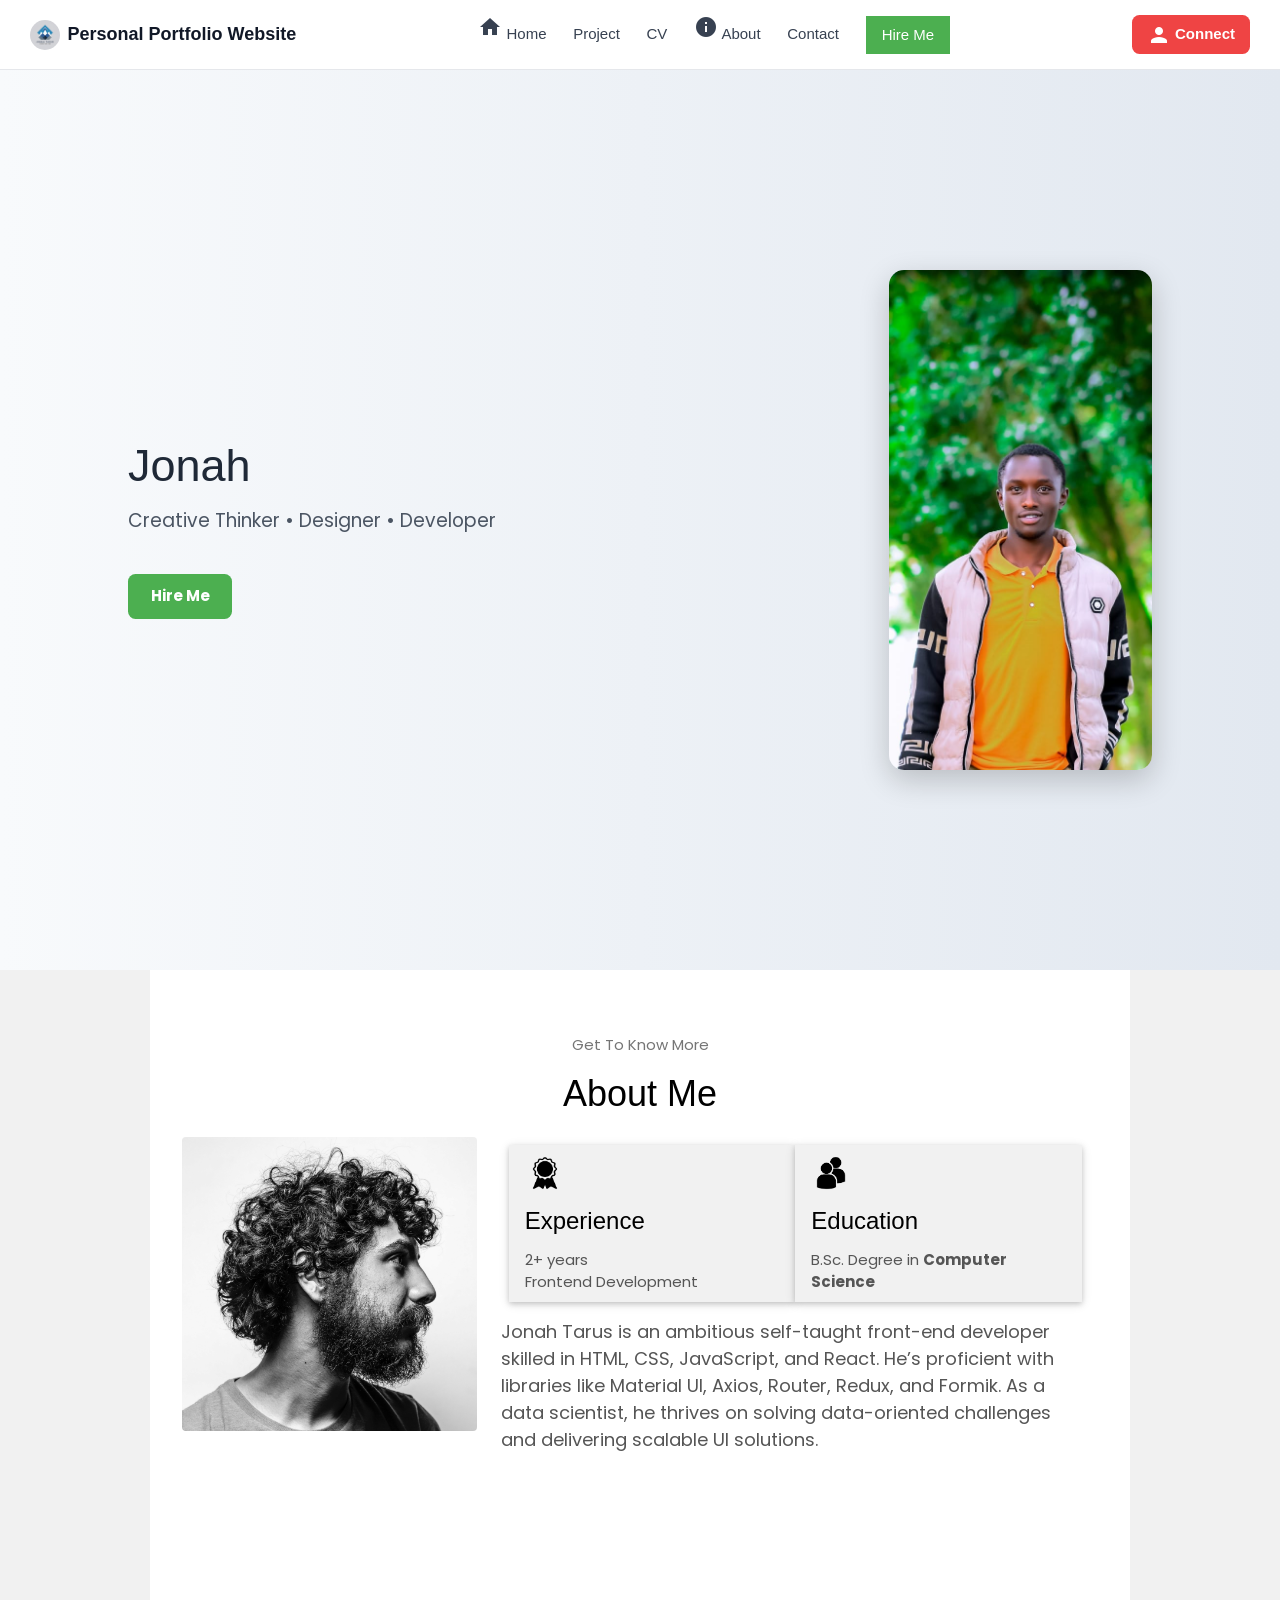
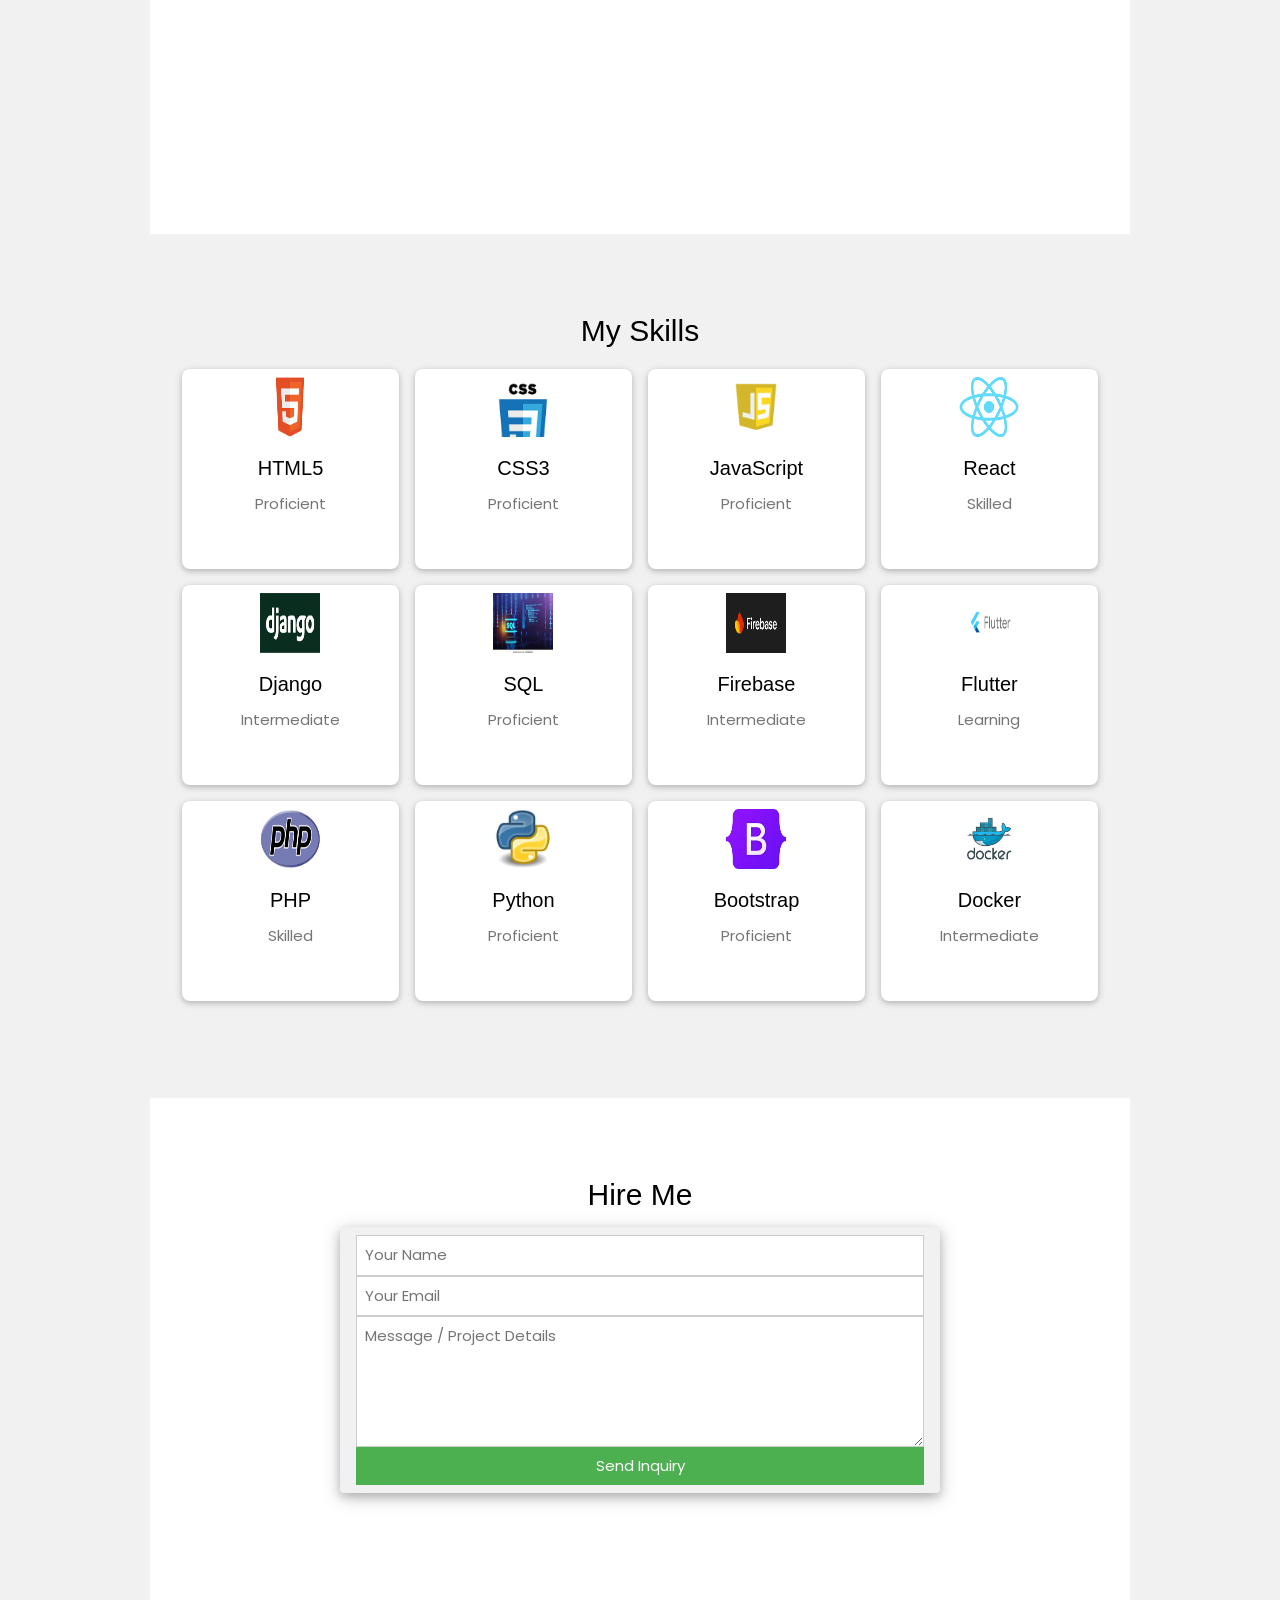
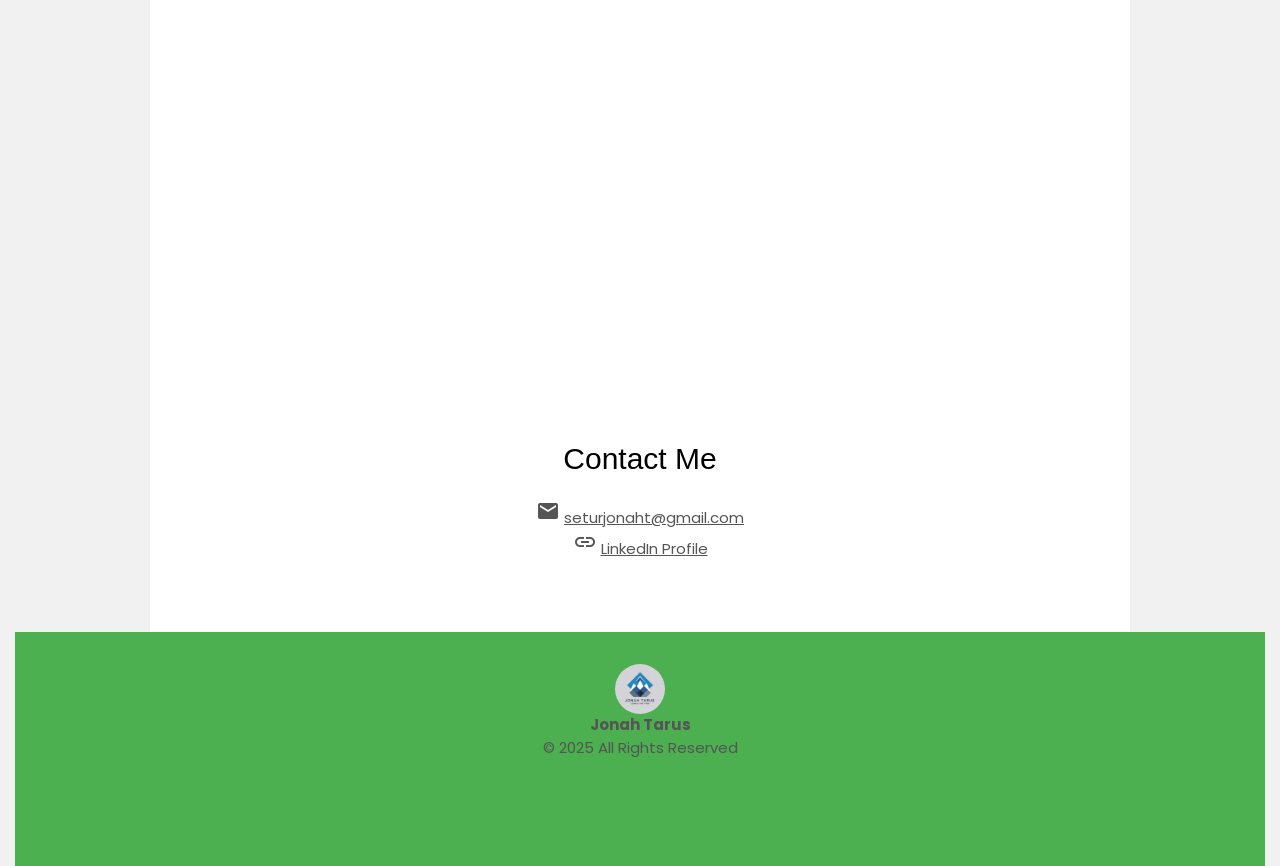
<file: index.html>
<!-- START OF UPDATED HTML -->
<!DOCTYPE html>
<html lang="en">
<head>
  <meta charset="UTF-8" />
  <meta name="viewport" content="width=device-width, initial-scale=1.0"/>
  <title>Personal Portfolio</title>
  <link rel="stylesheet" href="w3.css" />
  <link rel="stylesheet" href="style.css" />
  <link rel="stylesheet" href="mediaqueries.css" />
  <link rel="stylesheet" href="https://fonts.googleapis.com/icon?family=Material+Icons" />
</head>
<body class="w3-light-grey">

<!-- Navigation Bar -->
<div id="Navigation" class="nav-bar">
  <a href="#" class="nav-logo">
    <img src="./assets/logo.png" alt="Logo" class="logo-img" />
    <span class="site-title">Personal Portfolio Website</span>
  </a>
  <nav class="nav-links">
    <a href="./index.html"><i class="material-icons">home</i> Home</a>
    <a href="./project.html">Project</a>
    <a href="./mycv.html">CV</a>
    <a href="./ABOUTUS.html"><i class="material-icons">info</i> About</a>
    <a href="#contact">Contact</a>
    <a href="#hire-me" class="w3-button w3-green">Hire Me</a>
  </nav>
  <a href="#contact" class="login-btn">
    <i class="material-icons">person</i> Connect
  </a>
</div>

<!-- HERO SECTION -->
<header class="hero-container">
  <div class="hero-text">
    <h1>Jonah</h1>
    <p>Creative Thinker • Designer • Developer</p>
    <a href="#hire-me" class="cta-button w3-button w3-green w3-margin-top">Hire Me</a>
  </div>
  <div class="hero-image">
    <img src="./jonah.jpg" alt="Jonah Portrait" />
  </div>
</header>

<!-- ABOUT SECTION -->
<section class="w3-padding-64 w3-container w3-white" id="about">
  <div class="w3-center">
    <p class="w3-text-grey">Get To Know More</p>
    <h2 class="w3-xxlarge">About Me</h2>
  </div>
  <div class="w3-row-padding w3-margin-top">
    <div class="w3-third">
      <img src="./assets/about-pic.png" class="w3-image w3-round" alt="Profile picture" />
    </div>
    <div class="w3-twothird w3-padding">
      <div class="w3-row-padding w3-margin-bottom">
        <div class="w3-half w3-padding w3-card w3-light-grey">
          <img src="./assets/experience.png" class="w3-image w3-center" style="width:40px;" />
          <h3>Experience</h3>
          <p>2+ years<br />Frontend Development</p>
        </div>
        <div class="w3-half w3-padding w3-card w3-light-grey">
          <img src="./assets/education.png" class="w3-image w3-center" style="width:40px;" />
          <h3>Education</h3>
          <p>B.Sc. Degree in <b>Computer Science</b></p>
        </div>
      </div>
      <p class="w3-large">
        Jonah Tarus is an ambitious self-taught front-end developer skilled in HTML, CSS, JavaScript, and React. He’s proficient with libraries like Material UI, Axios, Router, Redux, and Formik. As a data scientist, he thrives on solving data-oriented challenges and delivering scalable UI solutions.
      </p>
    </div>
  </div>
</section>

<!-- SKILLS SECTION -->
<section class="w3-container w3-padding-64 w3-light-grey" id="skills">
  <h2 class="w3-center">My Skills</h2>
  <div class="w3-row-padding w3-margin-top w3-center">

    <!-- HTML5 -->
    <div class="w3-col l3 m4 s6 w3-margin-bottom">
      <div class="w3-card w3-white w3-round-large w3-padding w3-hover-shadow" style="min-height:200px;">
        <img src="./assets/html5.png" alt="HTML5" style="width:60px; height:60px;">
        <h4 class="w3-margin-top">HTML5</h4>
        <p class="w3-text-grey">Proficient</p>
      </div>
    </div>

    <!-- CSS3 -->
    <div class="w3-col l3 m4 s6 w3-margin-bottom">
      <div class="w3-card w3-white w3-round-large w3-padding w3-hover-shadow" style="min-height:200px;">
        <img src="./assets/css3.png" alt="CSS3" style="width:60px; height:60px;">
        <h4 class="w3-margin-top">CSS3</h4>
        <p class="w3-text-grey">Proficient</p>
      </div>
    </div>

    <!-- JavaScript -->
    <div class="w3-col l3 m4 s6 w3-margin-bottom">
      <div class="w3-card w3-white w3-round-large w3-padding w3-hover-shadow" style="min-height:200px;">
        <img src="./assets/javascript.png" alt="JavaScript" style="width:60px; height:60px;">
        <h4 class="w3-margin-top">JavaScript</h4>
        <p class="w3-text-grey">Proficient</p>
      </div>
    </div>

    <!-- React -->
    <div class="w3-col l3 m4 s6 w3-margin-bottom">
      <div class="w3-card w3-white w3-round-large w3-padding w3-hover-shadow" style="min-height:200px;">
        <img src="./assets/react.png" alt="React" style="width:60px; height:60px;">
        <h4 class="w3-margin-top">React</h4>
        <p class="w3-text-grey">Skilled</p>
      </div>
    </div>

    <!-- Django -->
    <div class="w3-col l3 m4 s6 w3-margin-bottom">
      <div class="w3-card w3-white w3-round-large w3-padding w3-hover-shadow" style="min-height:200px;">
        <img src="./assets/django.png" alt="Django" style="width:60px; height:60px;">
        <h4 class="w3-margin-top">Django</h4>
        <p class="w3-text-grey">Intermediate</p>
      </div>
    </div>

    <!-- SQL -->
    <div class="w3-col l3 m4 s6 w3-margin-bottom">
      <div class="w3-card w3-white w3-round-large w3-padding w3-hover-shadow" style="min-height:200px;">
        <img src="./assets/sql.jpg" alt="SQL" style="width:60px; height:60px;">
        <h4 class="w3-margin-top">SQL</h4>
        <p class="w3-text-grey">Proficient</p>
      </div>
    </div>

    <!-- Firebase -->
    <div class="w3-col l3 m4 s6 w3-margin-bottom">
      <div class="w3-card w3-white w3-round-large w3-padding w3-hover-shadow" style="min-height:200px;">
        <img src="./assets/firebase.png" alt="Firebase" style="width:60px; height:60px;">
        <h4 class="w3-margin-top">Firebase</h4>
        <p class="w3-text-grey">Intermediate</p>
      </div>
    </div>

    <!-- Flutter -->
    <div class="w3-col l3 m4 s6 w3-margin-bottom">
      <div class="w3-card w3-white w3-round-large w3-padding w3-hover-shadow" style="min-height:200px;">
        <img src="./assets/flutter.png" alt="Flutter" style="width:60px; height:60px;">
        <h4 class="w3-margin-top">Flutter</h4>
        <p class="w3-text-grey">Learning</p>
      </div>
    </div>

    <!-- PHP -->
    <div class="w3-col l3 m4 s6 w3-margin-bottom">
      <div class="w3-card w3-white w3-round-large w3-padding w3-hover-shadow" style="min-height:200px;">
        <img src="./assets/php.png" alt="PHP" style="width:60px; height:60px;">
        <h4 class="w3-margin-top">PHP</h4>
        <p class="w3-text-grey">Skilled</p>
      </div>
    </div>

    <!-- Python -->
    <div class="w3-col l3 m4 s6 w3-margin-bottom">
      <div class="w3-card w3-white w3-round-large w3-padding w3-hover-shadow" style="min-height:200px;">
        <img src="./assets/python.jpg" alt="Python" style="width:60px; height:60px;">
        <h4 class="w3-margin-top">Python</h4>
        <p class="w3-text-grey">Proficient</p>
      </div>
    </div>

    <!-- Bootstrap -->
    <div class="w3-col l3 m4 s6 w3-margin-bottom">
      <div class="w3-card w3-white w3-round-large w3-padding w3-hover-shadow" style="min-height:200px;">
        <img src="./assets/bootstrap.jpg" alt="Bootstrap" style="width:60px; height:60px;">
        <h4 class="w3-margin-top">Bootstrap</h4>
        <p class="w3-text-grey">Proficient</p>
      </div>
    </div>

    <!-- Docker -->
    <div class="w3-col l3 m4 s6 w3-margin-bottom">
      <div class="w3-card w3-white w3-round-large w3-padding w3-hover-shadow" style="min-height:200px;">
        <img src="./assets/docker.jpg" alt="Docker" style="width:60px; height:60px;">
        <h4 class="w3-margin-top">Docker</h4>
        <p class="w3-text-grey">Intermediate</p>
      </div>
    </div>

  </div>
</section>


<!-- HIRE ME SECTION -->
<section class="w3-container w3-padding-64 w3-white" id="hire-me">
  <h2 class="w3-center">Hire Me</h2>
  <div class="w3-content w3-card-4 w3-padding w3-round w3-light-grey" style="max-width:600px; margin:auto">
    <form action="mailto:seturjonaht@gmail.com" method="post" enctype="text/plain">
      <p><input class="w3-input w3-border" type="text" placeholder="Your Name" name="Name" required></p>
      <p><input class="w3-input w3-border" type="email" placeholder="Your Email" name="Email" required></p>
      <p><textarea class="w3-input w3-border" placeholder="Message / Project Details" name="Message" rows="5" required></textarea></p>
      <p><button class="w3-button w3-green w3-block" type="submit">Send Inquiry</button></p>
    </form>
  </div>
</section>

<!-- CONTACT SECTION -->
<section class="w3-container w3-padding-64 w3-white" id="contact">
  <h2 class="w3-center">Contact Me</h2>
  <div class="w3-center w3-padding">
    <p><i class="material-icons">email</i> <a href="mailto:seturjonaht@gmail.com">seturjonaht@gmail.com</a></p>
    <p><i class="material-icons">link</i> <a href="https://www.linkedin.com">LinkedIn Profile</a></p>
  </div>
</section>

<!-- FOOTER -->
<footer class="w3-container w3-green w3-padding-32 w3-center">
  <img src="./assets/logo.png" alt="Logo" class="w3-circle" style="height:50px;" />
  <p><b>Jonah Tarus</b></p>
  <p>&copy; 2025 All Rights Reserved</p>
</footer>

</body>
</html>
<!-- END OF UPDATED HTML -->
</file>
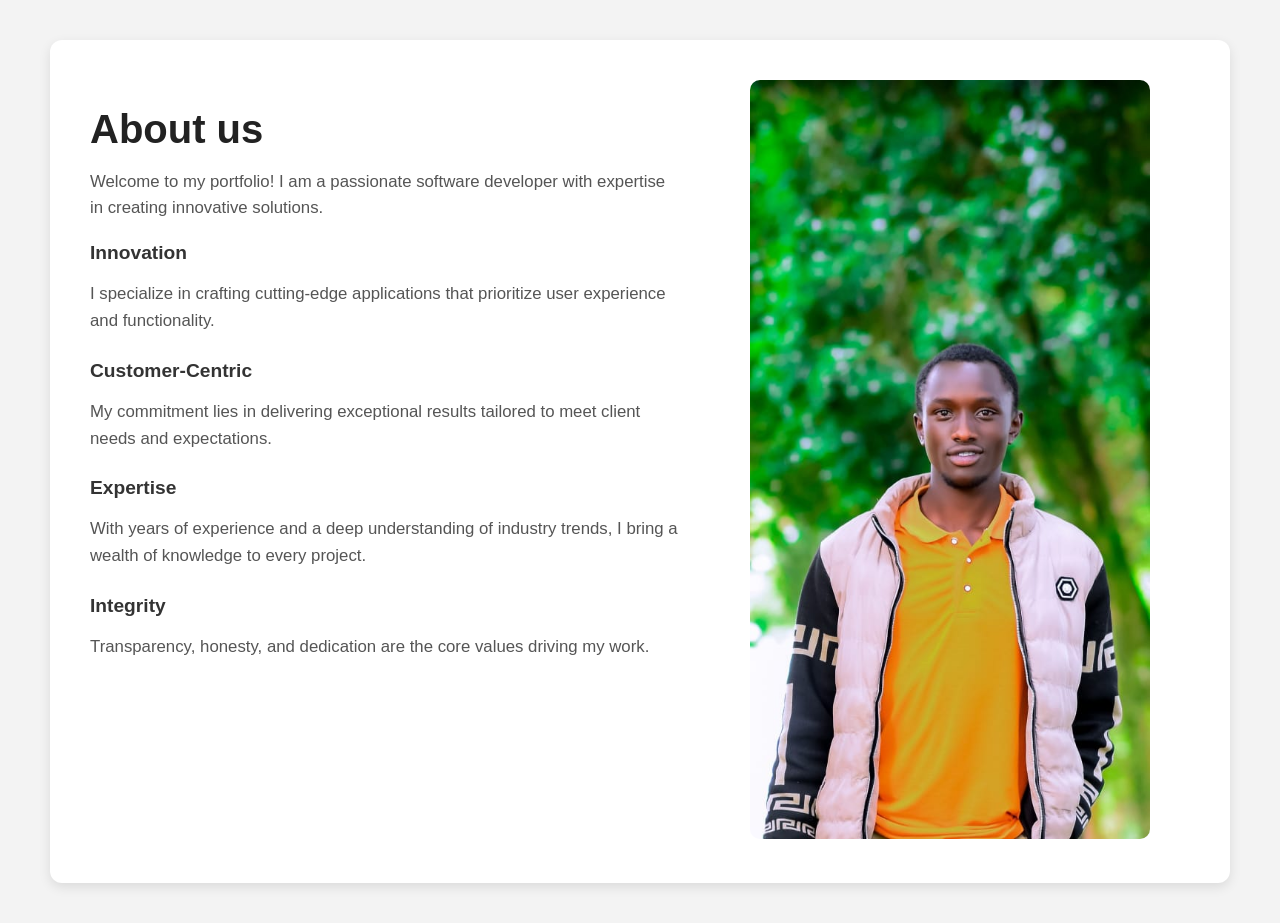
<file: ABOUTUS.html>
<!DOCTYPE html>
<html lang="en">
<head>
  <meta charset="UTF-8" />
  <meta name="viewport" content="width=device-width, initial-scale=1.0"/>
  <title>About Us</title>
  <style>
    body {
      font-family: Arial, sans-serif;
      background-color: #f3f3f3;
      margin: 0;
      padding: 40px;
    }

    .card {
      max-width: 1100px;
      margin: auto;
      background: #fff;
      border-radius: 12px;
      box-shadow: 0 4px 12px rgba(0,0,0,0.1);
      padding: 40px;
    }

    .about-section {
      display: flex;
      flex-wrap: wrap;
      gap: 30px;
    }

    .about-text {
      flex: 1 1 50%;
    }

    .about-text h1 {
      font-size: 2.5em;
      margin-bottom: 10px;
      color: #222;
    }

    .about-text p {
      font-size: 1.05em;
      line-height: 1.6;
      margin-bottom: 20px;
      color: #555;
    }

    .about-point {
      margin-bottom: 25px;
    }

    .about-point strong {
      display: block;
      font-size: 1.2em;
      margin-bottom: 5px;
      color: #333;
    }

    .about-image {
      flex: 1 1 40%;
      text-align: center;
    }

    .about-image img {
      width: 100%;
      max-width: 400px;
      border-radius: 10px;
      object-fit: cover;
    }

    @media (max-width: 768px) {
      .about-section {
        flex-direction: column;
      }

      .about-image img {
        max-width: 100%;
      }
    }
  </style>
</head>
<body>

  <div class="card">
    <div class="about-section">
      <div class="about-text">
        <h1>About us</h1>
        <p>Welcome to my portfolio! I am a passionate software developer with expertise in creating innovative solutions.</p>
        
        <div class="about-point">
          <strong>Innovation</strong>
          <p>I specialize in crafting cutting-edge applications that prioritize user experience and functionality.</p>
        </div>

        <div class="about-point">
          <strong>Customer-Centric</strong>
          <p>My commitment lies in delivering exceptional results tailored to meet client needs and expectations.</p>
        </div>

        <div class="about-point">
          <strong>Expertise</strong>
          <p>With years of experience and a deep understanding of industry trends, I bring a wealth of knowledge to every project.</p>
        </div>

        <div class="about-point">
          <strong>Integrity</strong>
          <p>Transparency, honesty, and dedication are the core values driving my work.</p>
        </div>
      </div>

      <div class="about-image">
        <img src="./jonah.jpg" alt="Team working together" />
        <!-- Replace 'team.jpg' with your actual image file -->
      </div>
    </div>
  </div>

</body>
</html>
</file>
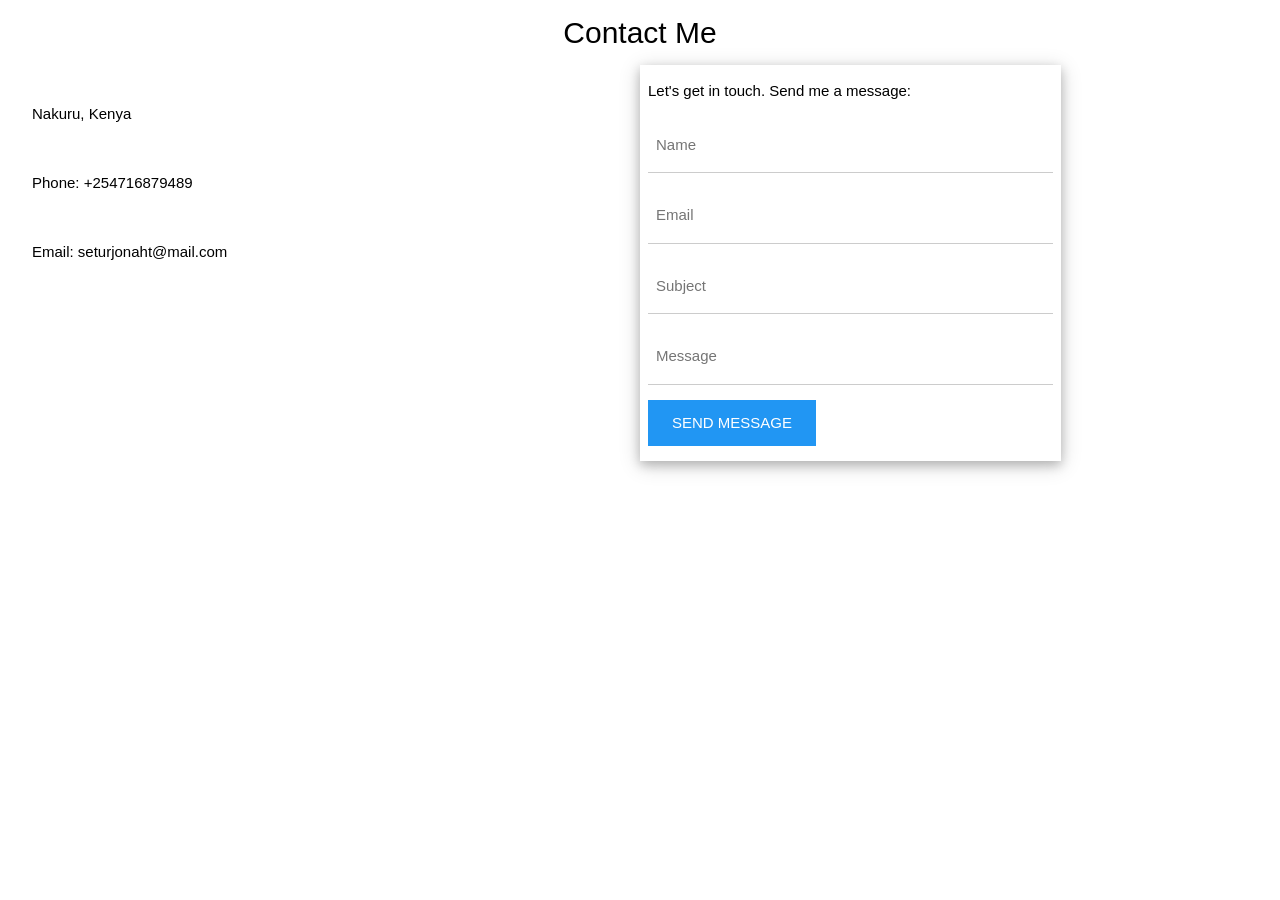
<file: contact.html>
<!DOCTYPE html>
<html lang="en">
<head>
    <meta charset="UTF-8">
    <meta name="viewport" content="width=device-width, initial-scale=1.0">
    <title>Document</title>
    <link rel="stylesheet" href="w3.css">
</head>
<body>
     <h2 class="w3-center">Contact Me</h2>
<div class=" w3-row-padding">
        <div class="w3-col  m6 w3-mobile ">
            <p><i class="fa fa-map-marker fa-fw w3-text-white w3-xxlarge w3-margin-right"></i> Nakuru, Kenya</p>
      <p><i class="fa fa-phone fa-fw w3-text-white w3-xxlarge w3-margin-right"></i> Phone: +254716879489</p>
      <p><i class="fa fa-envelope fa-fw w3-text-white w3-xxlarge w3-margin-right"> </i> Email: seturjonaht@mail.com</p>
        </div> 
     <div class="w3-col m4 w3-card-4 w3-container w3-mobile">
        <p>Let's get in touch. Send me a message:</p>
    <form action="empty.php" target="_blank">
      <p><input class="w3-input w3-padding-16 w3-text-green  w3-hover-grey" type="text" placeholder="Name" required name="Name"></p>
      <p><input class="w3-input w3-padding-16 w3-text-green w3-hover-grey" type="text" placeholder="Email" required name="Email"></p>
      <p><input class="w3-input w3-padding-16 w3-text-green w3-hover-grey" type="text" placeholder="Subject" required name="Subject"></p>
      <p><input class="w3-input w3-padding-16 w3-text-green w3-hover-grey" type="text" placeholder="Message" required name="Message"></p>
      <p>
        <button class="w3-button w3-blue w3-padding-large" type="submit">
          <i class="fa fa-paper-plane"></i> SEND MESSAGE
        </button>
      </p>
    </form>
    </div>
 </div> 
</body>
</html>
</file>
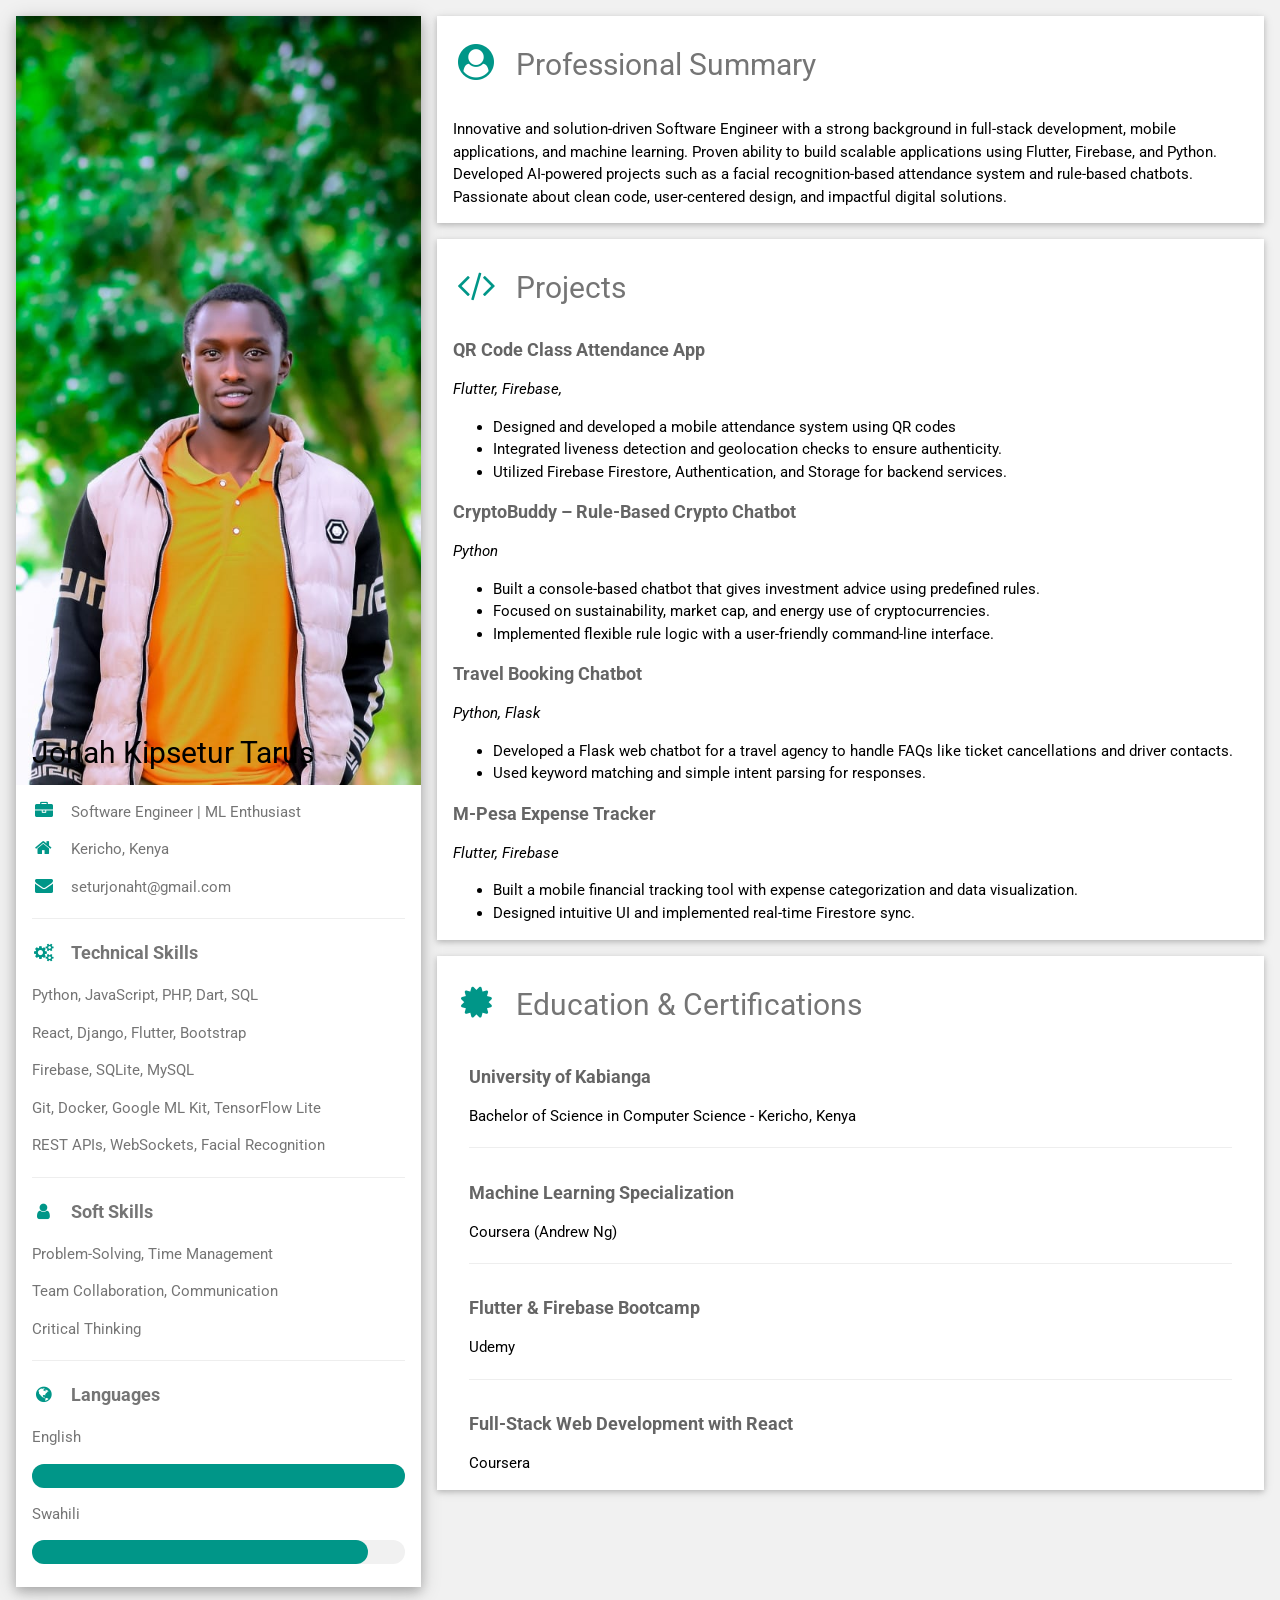
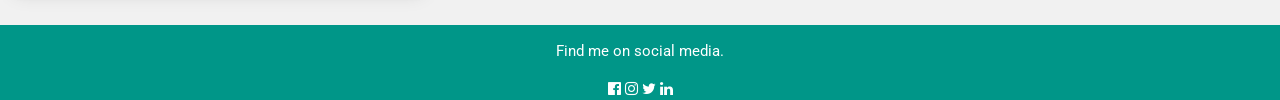
<file: mycv.html>
<!DOCTYPE html>
<html>
<head>
<title>Jonah Kipsetur Tarus - CV</title>
<meta charset="UTF-8">
<meta name="viewport" content="width=device-width, initial-scale=1">
<link rel="stylesheet" href="w3.css">
<link rel='stylesheet' href='https://fonts.googleapis.com/css?family=Roboto'>
<link rel="stylesheet" href="https://cdnjs.cloudflare.com/ajax/libs/font-awesome/4.7.0/css/font-awesome.min.css">
<style>
html,body,h1,h2,h3,h4,h5,h6 {font-family: "Roboto", sans-serif}
</style>
</head>
<body class="w3-light-grey">

<div class="w3-content w3-margin-top" style="max-width:1400px;">
  <div class="w3-row-padding">

    <!-- Left Column -->
    <div class="w3-third">
      <div class="w3-white w3-text-grey w3-card-4">
        <div class="w3-display-container">
          <img src="./jonah.jpg" style="width:100%" alt="Avatar">
          <div class="w3-display-bottomleft w3-container w3-text-black">
            <h2>Jonah Kipsetur Tarus</h2>
          </div>
        </div>
        <div class="w3-container">
          <p><i class="fa fa-briefcase fa-fw w3-margin-right w3-large w3-text-teal"></i>Software Engineer | ML Enthusiast</p>
          <p><i class="fa fa-home fa-fw w3-margin-right w3-large w3-text-teal"></i>Kericho, Kenya</p>
          <p><i class="fa fa-envelope fa-fw w3-margin-right w3-large w3-text-teal"></i>seturjonaht@gmail.com</p>
      
          <hr>

          <p class="w3-large"><b><i class="fa fa-cogs fa-fw w3-margin-right w3-text-teal"></i>Technical Skills</b></p>
          <p>Python, JavaScript, PHP, Dart, SQL</p>
          <p>React, Django, Flutter, Bootstrap</p>
          <p>Firebase, SQLite, MySQL</p>
          <p>Git, Docker, Google ML Kit, TensorFlow Lite</p>
          <p>REST APIs, WebSockets, Facial Recognition</p>

          <hr>

          <p class="w3-large w3-text-theme"><b><i class="fa fa-user fa-fw w3-margin-right w3-text-teal"></i>Soft Skills</b></p>
          <p>Problem-Solving, Time Management</p>
          <p>Team Collaboration, Communication</p>
          <p>Critical Thinking</p>

          <hr>

          <p class="w3-large w3-text-theme"><b><i class="fa fa-globe fa-fw w3-margin-right w3-text-teal"></i>Languages</b></p>
          <p>English</p>
          <div class="w3-light-grey w3-round-xlarge">
            <div class="w3-round-xlarge w3-teal" style="height:24px;width:100%"></div>
          </div>
          <p>Swahili</p>
          <div class="w3-light-grey w3-round-xlarge">
            <div class="w3-round-xlarge w3-teal" style="height:24px;width:90%"></div>
          </div>
          <br>
        </div>
      </div><br>
    </div>

    <!-- Right Column -->
    <div class="w3-twothird">

      <div class="w3-container w3-card w3-white w3-margin-bottom">
        <h2 class="w3-text-grey w3-padding-16"><i class="fa fa-user-circle fa-fw w3-margin-right w3-xxlarge w3-text-teal"></i>Professional Summary</h2>
        <p>Innovative and solution-driven Software Engineer with a strong background in full-stack development, mobile applications, and machine learning. Proven ability to build scalable applications using Flutter, Firebase, and Python. Developed AI-powered projects such as a facial recognition-based attendance system and rule-based chatbots. Passionate about clean code, user-centered design, and impactful digital solutions.</p>
      </div>

      <div class="w3-container w3-card w3-white w3-margin-bottom">
        <h2 class="w3-text-grey w3-padding-16"><i class="fa fa-code fa-fw w3-margin-right w3-xxlarge w3-text-teal"></i>Projects</h2>

        <h5 class="w3-opacity"><b>QR Code Class Attendance App</b></h5>
        <p><i>Flutter, Firebase, </i></p>
        <ul>
          <li>Designed and developed a mobile attendance system using QR codes </li>
          <li>Integrated liveness detection and geolocation checks to ensure authenticity.</li>
          <li>Utilized Firebase Firestore, Authentication, and Storage for backend services.</li>
        </ul>

        <h5 class="w3-opacity"><b>CryptoBuddy – Rule-Based Crypto Chatbot</b></h5>
        <p><i>Python</i></p>
        <ul>
          <li>Built a console-based chatbot that gives investment advice using predefined rules.</li>
          <li>Focused on sustainability, market cap, and energy use of cryptocurrencies.</li>
          <li>Implemented flexible rule logic with a user-friendly command-line interface.</li>
        </ul>

        <h5 class="w3-opacity"><b>Travel Booking Chatbot</b></h5>
        <p><i>Python, Flask</i></p>
        <ul>
          <li>Developed a Flask web chatbot for a travel agency to handle FAQs like ticket cancellations and driver contacts.</li>
          <li>Used keyword matching and simple intent parsing for responses.</li>
        </ul>

        <h5 class="w3-opacity"><b>M-Pesa Expense Tracker</b></h5>
        <p><i>Flutter, Firebase</i></p>
        <ul>
          <li>Built a mobile financial tracking tool with expense categorization and data visualization.</li>
          <li>Designed intuitive UI and implemented real-time Firestore sync.</li>
        </ul>
      </div>

      <div class="w3-container w3-card w3-white">
        <h2 class="w3-text-grey w3-padding-16"><i class="fa fa-certificate fa-fw w3-margin-right w3-xxlarge w3-text-teal"></i>Education & Certifications</h2>

        <div class="w3-container">
          <h5 class="w3-opacity"><b>University of Kabianga</b></h5>
          <p>Bachelor of Science in Computer Science - Kericho, Kenya</p>
          <hr>
        </div>

        <div class="w3-container">
          <h5 class="w3-opacity"><b>Machine Learning Specialization</b></h5>
          <p>Coursera (Andrew Ng)</p>
          <hr>
        </div>

        <div class="w3-container">
          <h5 class="w3-opacity"><b>Flutter & Firebase Bootcamp</b></h5>
          <p>Udemy</p>
          <hr>
        </div>

        <div class="w3-container">
          <h5 class="w3-opacity"><b>Full-Stack Web Development with React</b></h5>
          <p>Coursera</p>
        </div>

      </div>
    </div>

  </div>
</div>

<footer class="w3-container w3-teal w3-center w3-margin-top">
  <p>Find me on social media.</p>
  <i class="fa fa-facebook-official w3-hover-opacity"></i>
  <i class="fa fa-instagram w3-hover-opacity"></i>
  <i class="fa fa-twitter w3-hover-opacity"></i>
  <i class="fa fa-linkedin w3-hover-opacity"></i>
</footer>

</body>
</html>
</file>
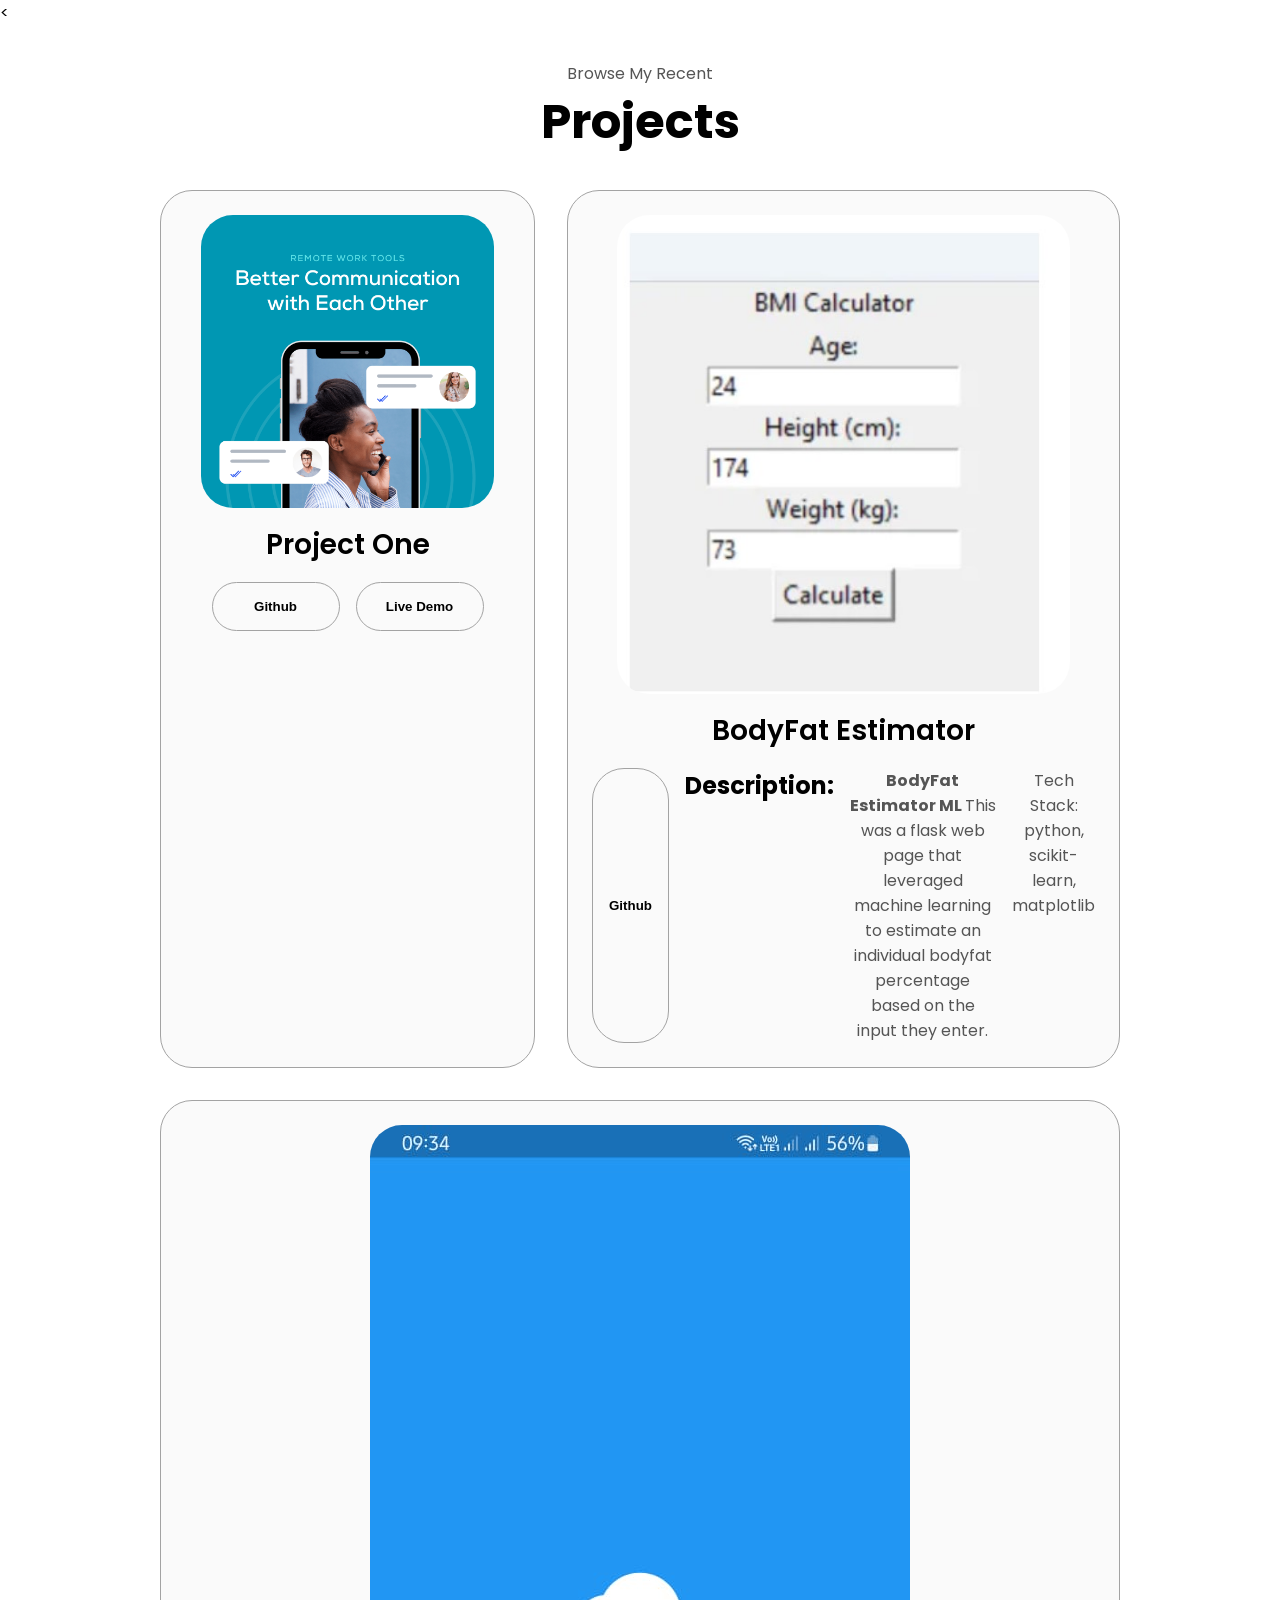
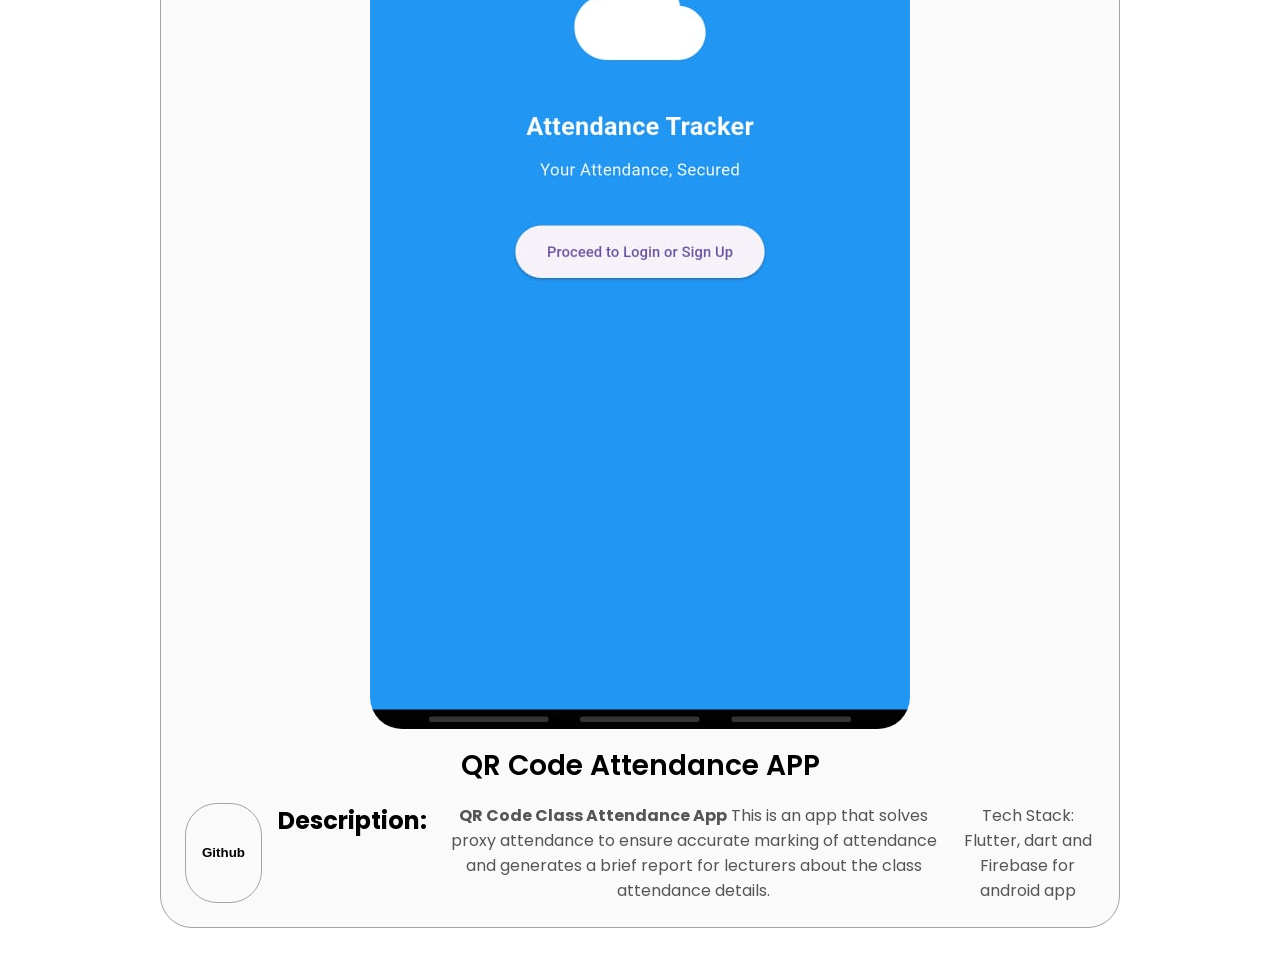
<file: project.html>
<!DOCTYPE html>
<html lang="en">
<head>
    < <meta charset="UTF-8" />
    <meta http-equiv="X-UA-Compatible" content="IE=edge" />
    <meta name="viewport" content="width=device-width, initial-scale=1.0" />
    <title>Projects</title>
    <link rel="stylesheet" href="style.css" />
    <link rel="stylesheet" href="mediaqueries.css" />
<body>
    <section id="projects">
        <p class="section__text__p1">Browse My Recent</p>
        <h1 class="title">Projects</h1>
        <div class="experience-details-container">
          <div class="about-containers">
            <div class="details-container color-container">
              <div class="article-container">
                <img
                  src="./assets/project-1.png"
                  alt="Project 1"
                  class="project-img"
                />
              </div>
              <h2 class="experience-sub-title project-title">Project One</h2>
              <div class="btn-container">
                <button
                  class="btn btn-color-2 project-btn"
                  onclick="location.href='https://github.com/'"
                >
                  Github
                </button>
                <button
                  class="btn btn-color-2 project-btn"
                  onclick="location.href='https://github.com/'"
                >
                  Live Demo
                </button>
              </div>
            </div>
            <div class="details-container color-container">
              <div class="article-container">
                <img
                  src="./assets/bodyfat.jpg"
                  alt="Project 2"
                  class="project-img"
                />
              </div>
              <h2 class="experience-sub-title project-title">BodyFat Estimator</h2>
              <div class="btn-container">
                <button
                  class="btn btn-color-2 project-btn"
                  onclick="location.href='https://github.com/Seturi-jon/bdf.io'"
                >
                  Github
                </button>
                <h2>Description:</h2>
                <p><b>BodyFat Estimator ML </b>
                This was a flask web page that leveraged machine learning to estimate an individual bodyfat percentage based on the input they enter.
                    </p>
                    <p>Tech Stack: python, scikit-learn, matplotlib</p>
              </div>
            </div>
            <div class="details-container color-container">
              <div class="article-container">
                <img
                  src="./assets/attendance.jpg"
                  alt="Project 3"
                  class="project-img"
                  style="height:fit-content; width:auto"
                />
              </div>
              <h2 class="experience-sub-title project-title">QR Code Attendance APP</h2>
              <div class="btn-container">
                <button
                  class="btn btn-color-2 project-btn"
                  onclick="location.href='https://github.com/Setur413/AUTOMATED_ATTENDANCE'"
                >
                  Github
                </button>
                <h2>Description:</h2>
                <p><b>QR Code Class Attendance App</b>
                    This is an app that solves proxy attendance to ensure accurate marking of attendance and generates a brief report for lecturers about the class attendance details.
                    </p>
                    <p>Tech Stack: Flutter, dart and Firebase for android app</p>
              </div>
            </div>
          </div>
        </div>

      </section>
</body>
</html>
</file>
<file: style.css>
/* GENERAL */

@import url("https://fonts.googleapis.com/css2?family=Poppins:wght@300;400;500;600&display=swap");

* {
  margin: 0;
  padding: 0;
}

body {
  font-family: "Poppins", sans-serif;
}

html {
  scroll-behavior: smooth;
}

p {
  color: rgb(85, 85, 85);
}

.hero-container {
  display: flex;
  justify-content: space-between;
  align-items: center;
  padding: 4rem 10%;
  background: linear-gradient(to right, #f8fafc, #e2e8f0);
  height: 100vh;
  box-sizing: border-box;
}

.hero-text {
  max-width: 50%;
}

.hero-text h1 {
  font-size: 3rem;
  color: #1f2937;
  margin-bottom: 0.5rem;
}

.hero-text p {
  font-size: 1.25rem;
  color: #4b5563;
  margin-bottom: 1.5rem;
}

.cta-button {
  padding: 0.75rem 1.5rem;
  background-color: #ef4444;
  color: white;
  border: none;
  border-radius: 0.5rem;
  text-decoration: none;
  font-weight: bold;
  transition: background 0.3s ease;
}

.cta-button:hover {
  background-color: #dc2626;
}

.hero-image img {
  max-height: 500px;
  width: auto;
  border-radius: 1rem;
  box-shadow: 0 10px 30px rgba(0, 0, 0, 0.2);
}



/* TRANSITION */

a,
.btn {
  transition: all 300ms ease;
}

.nav-bar {
  display: flex;
  align-items: center;
  justify-content: space-between;
  padding: 1rem 2rem;
  background-color: #ffffff;
  border-bottom: 1px solid #e5e7eb;
  box-shadow: 0 2px 4px rgba(0, 0, 0, 0.05);
  font-family: 'Segoe UI', sans-serif;
}

.nav-logo {
  display: flex;
  align-items: center;
  text-decoration: none;
}

.logo-img {
  height: 30px;
  border-radius: 50%;
  margin-right: 0.5rem;
}

.site-title {
  font-size: 1.2rem;
  font-weight: bold;
  color: #111827;
}

.nav-links a {
  margin: 0 0.75rem;
  text-decoration: none;
  color: #374151;
  font-weight: 500;
  transition: color 0.2s;
}

.nav-links a:hover {
  color: #ef4444;
  border-bottom: 2px solid #ef4444;
}

.login-btn {
  background-color: #ef4444;
  color: white;
  padding: 0.5rem 1rem;
  border-radius: 0.5rem;
  text-decoration: none;
  font-weight: bold;
  display: flex;
  align-items: center;
  gap: 0.25rem;
  transition: background 0.3s;
}

.login-btn:hover {
  background-color: #dc2626;
}


/* HAMBURGER MENU */

#hamburger-nav {
  display: none;
}

.hamburger-menu {
  position: relative;
  display: inline-block;
}

.hamburger-icon {
  display: flex;
  flex-direction: column;
  justify-content: space-between;
  height: 24px;
  width: 30px;
  cursor: pointer;
}

.hamburger-icon span {
  width: 100%;
  height: 2px;
  background-color: black;
  transition: all 0.3 ease-in-out;
}

.menu-links {
  position: absolute;
  top: 100%;
  right: 0;
  background-color: white;
  width: fit-content;
  max-height: 0;
  overflow: hidden;
  transition: all 0.3 ease-in-out;
}

.menu-links a {
  display: block;
  padding: 10px;
  text-align: center;
  font-size: 1.5rem;
  color: black;
  text-decoration: none;
  transition: all 0.3 ease-in-out;
}

.menu-links li {
  list-style: none;
}

.menu-links.open {
  max-height: 300px;
}

.hamburger-icon.open span:first-child {
  transform: rotate(45deg) translate(10px, 5px);
}

.hamburger-icon.open span:nth-child(2) {
  opacity: 0;
}

.hamburger-icon.open span:last-child {
  transform: rotate(-45deg) translate(10px, -5px);
}

.hamburger-icon span:first-child {
  transform: none;
}

.hamburger-icon span:first-child {
  opacity: 1;
}

.hamburger-icon span:first-child {
  transform: none;
}

/* SECTIONS */

section {
  padding-top: 4vh;
  height: 96vh;
  margin: 0 10rem;
  box-sizing: border-box;
  min-height: fit-content;
}

.section-container {
  display: flex;
}

/* PROFILE SECTION */

#profile {
  display: flex;
  justify-content: center;
  gap: 5rem;
  height: 80vh;
}

.section__pic-container {
  display: flex;
  height: 400px;
  width: 400px;
  margin: auto 0;
}

.section__text {
  align-self: center;
  text-align: center;
}

.section__text p {
  font-weight: 600;
}

.section__text__p1 {
  text-align: center;
}

.section__text__p2 {
  font-size: 1.75rem;
  margin-bottom: 1rem;
}

.title {
  font-size: 3rem;
  text-align: center;
}

#socials-container {
  display: flex;
  justify-content: center;
  margin-top: 1rem;
  gap: 1rem;
}

/* ICONS */

.icon {
  cursor: pointer;
  height: 2rem;
}

/* BUTTONS */

.btn-container {
  display: flex;
  justify-content: center;
  gap: 1rem;
}

.btn {
  font-weight: 600;
  transition: all 300ms ease;
  padding: 1rem;
  width: 8rem;
  border-radius: 2rem;
}

.btn-color-1,
.btn-color-2 {
  border: rgb(53, 53, 53) 0.1rem solid;
}

.btn-color-1:hover,
.btn-color-2:hover {
  cursor: pointer;
}

.btn-color-1,
.btn-color-2:hover {
  background: rgb(53, 53, 53);
  color: white;
}

.btn-color-1:hover {
  background: rgb(0, 0, 0);
}

.btn-color-2 {
  background: none;
}

.btn-color-2:hover {
  border: rgb(255, 255, 255) 0.1rem solid;
}

.btn-container {
  gap: 1rem;
}

/* ABOUT SECTION */

#about {
  position: relative;
}

.about-containers {
  gap: 2rem;
  margin-bottom: 2rem;
  margin-top: 2rem;
}

.about-details-container {
  justify-content: center;
  flex-direction: column;
}

.about-containers,
.about-details-container {
  display: flex;
}

.about-pic {
  border-radius: 2rem;
}

.arrow {
  position: absolute;
  right: -5rem;
  bottom: 2.5rem;
}

.details-container {
  padding: 1.5rem;
  flex: 1;
  background: white;
  border-radius: 2rem;
  border: rgb(53, 53, 53) 0.1rem solid;
  border-color: rgb(163, 163, 163);
  text-align: center;
}

.section-container {
  gap: 4rem;
  height: 80%;
}

.section__pic-container {
  height: 400px;
  width: 400px;
  margin: auto 0;
}

/* EXPERIENCE SECTION */

#experience {
  position: relative;
}

.experience-sub-title {
  color: rgb(85, 85, 85);
  font-weight: 600;
  font-size: 1.75rem;
  margin-bottom: 2rem;
}

.experience-details-container {
  display: flex;
  justify-content: center;
  flex-direction: column;
}

.article-container {
  display: flex;
  text-align: initial;
  flex-wrap: wrap;
  flex-direction: row;
  gap: 2.5rem;
  justify-content: space-around;
}

article {
  display: flex;
  width: 10rem;
  justify-content: space-around;
  gap: 0.5rem;
}

article .icon {
  cursor: default;
}

/* PROJECTS SECTION */

#projects {
  position: relative;
}

.color-container {
  border-color: rgb(163, 163, 163);
  background: rgb(250, 250, 250);
}

.project-img {
  border-radius: 2rem;
  width: 90%;
  height: 90%;
}

.project-title {
  margin: 1rem;
  color: black;
}

.project-btn {
  color: black;
  border-color: rgb(163, 163, 163);
}

/* CONTACT */

#contact {
  display: flex;
  justify-content: center;
  flex-direction: column;
  height: 70vh;
}

.contact-info-upper-container {
  display: flex;
  justify-content: center;
  border-radius: 2rem;
  border: rgb(53, 53, 53) 0.1rem solid;
  border-color: rgb(163, 163, 163);
  background: (250, 250, 250);
  margin: 2rem auto;
  padding: 0.5rem;
}

.contact-info-container {
  display: flex;
  align-items: center;
  justify-content: center;
  gap: 0.5rem;
  margin: 1rem;
}

.contact-info-container p {
  font-size: larger;
}

.contact-icon {
  cursor: default;
}

.email-icon {
  height: 2.5rem;
}

/* FOOTER SECTION */

footer {
  height: 26vh;
  margin: 0 1rem;
}

footer p {
  text-align: center;
}
</file>
<file: mediaqueries.css>
@media screen and (max-width: 1400px) {
  #profile {
    height: 83vh;
    margin-bottom: 6rem;
  }
  .about-containers {
    flex-wrap: wrap;
  }
  #contact,
  #projects {
    height: fit-content;
  }
}

@media screen and (max-width: 1200px) {
  #desktop-nav {
    display: none;
  }
  #hamburger-nav {
    display: flex;
  }
  #experience,
  .experience-details-container {
    margin-top: 2rem;
  }
  #profile,
  .section-container {
    display: block;
  }
  .arrow {
    display: none;
  }
  section,
  .section-container {
    height: fit-content;
  }
  section {
    margin: 0 5%;
  }
  .section__pic-container {
    width: 275px;
    height: 275px;
    margin: 0 auto 2rem;
  }
  .about-containers {
    margin-top: 0;
  }
}

@media screen and (max-width: 600px) {
  #contact,
  footer {
    height: 40vh;
  }
  #profile {
    height: 83vh;
    margin-bottom: 0;
  }
  article {
    font-size: 1rem;
  }
  footer nav {
    height: fit-content;
    margin-bottom: 2rem;
  }
  .about-containers,
  .contact-info-upper-container,
  .btn-container {
    flex-wrap: wrap;
  }
  .contact-info-container {
    margin: 0;
  }
  .contact-info-container p,
  .nav-links li a {
    font-size: 1rem;
  }
  .experience-sub-title {
    font-size: 1.25rem;
  }
  .logo {
    font-size: 1.5rem;
  }
  .nav-links {
    flex-direction: column;
    gap: 0.5rem;
    text-align: center;
  }
  .section__pic-container {
    width: auto;
    height: 46vw;
    justify-content: center;
  }
  .section__text__p2 {
    font-size: 1.25rem;
  }
  .title {
    font-size: 2rem;
  }
  .text-container {
    text-align: justify;
  }
}
</file>
